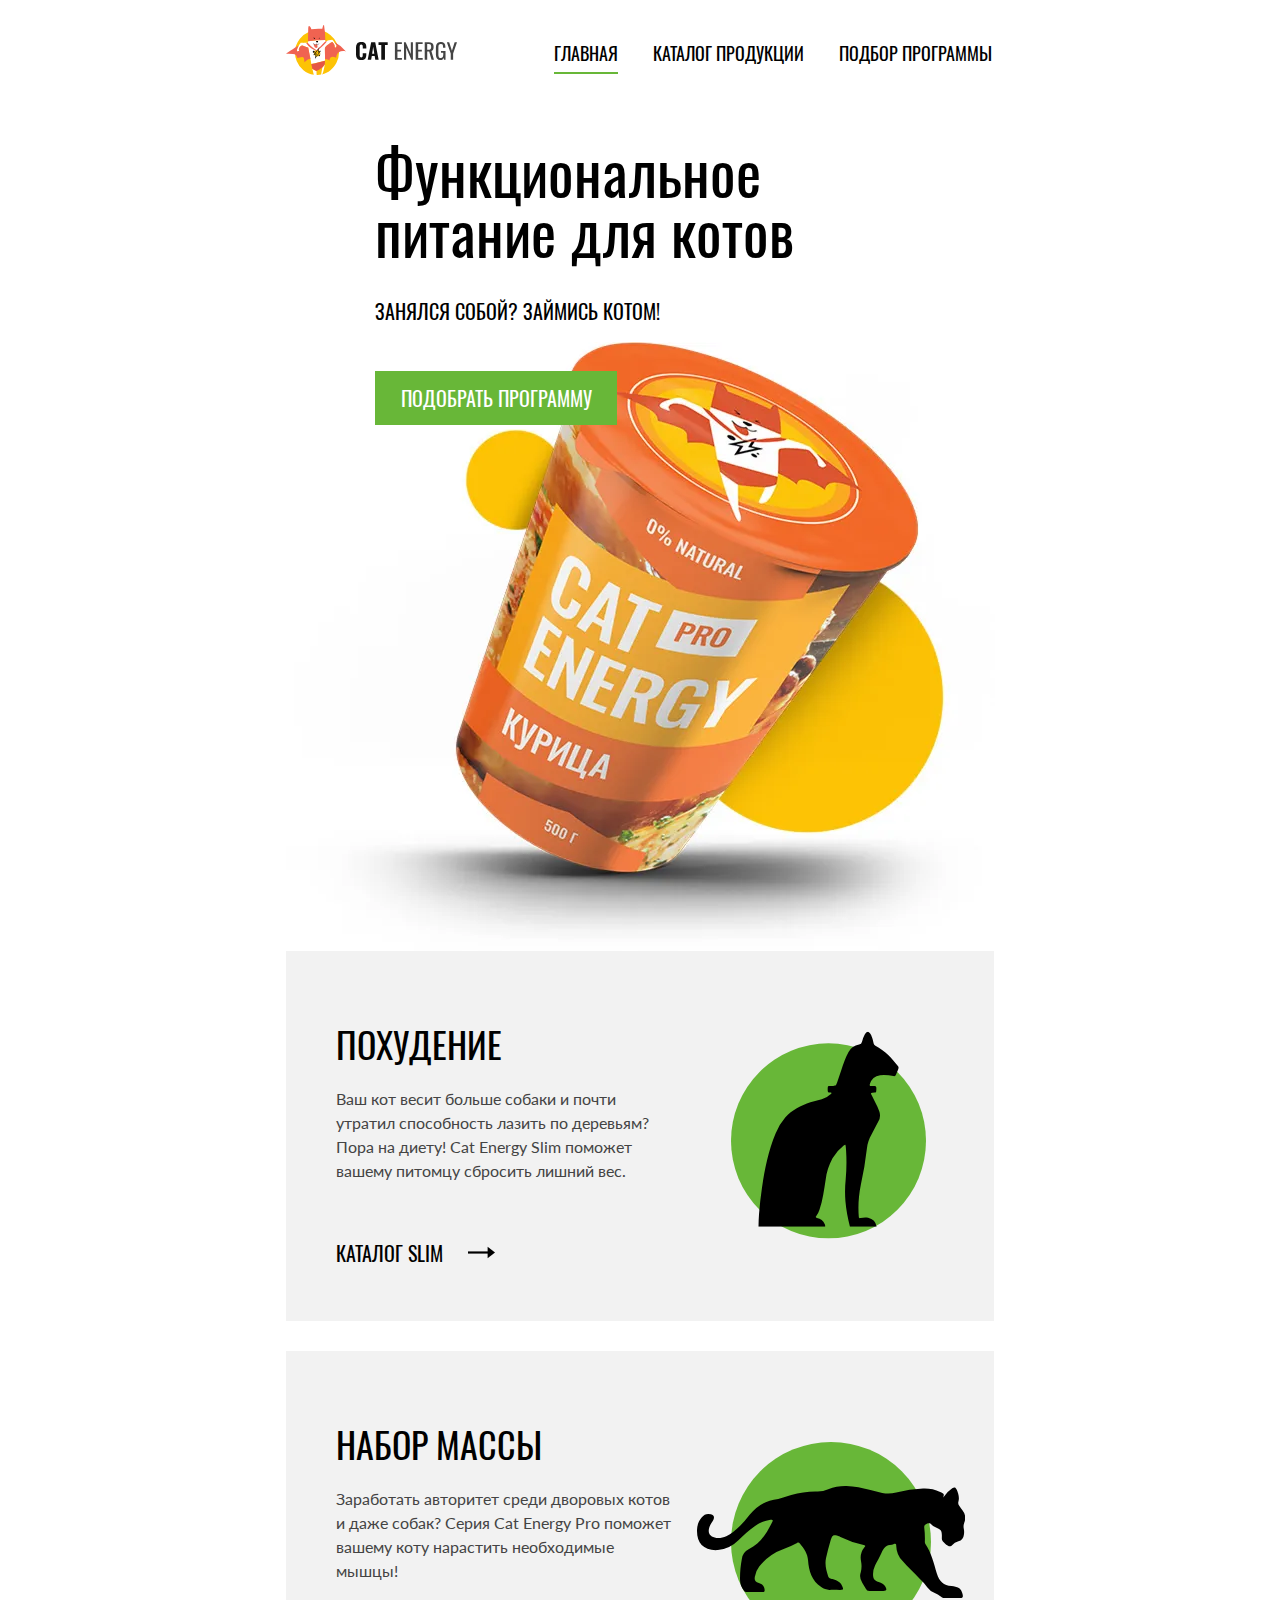
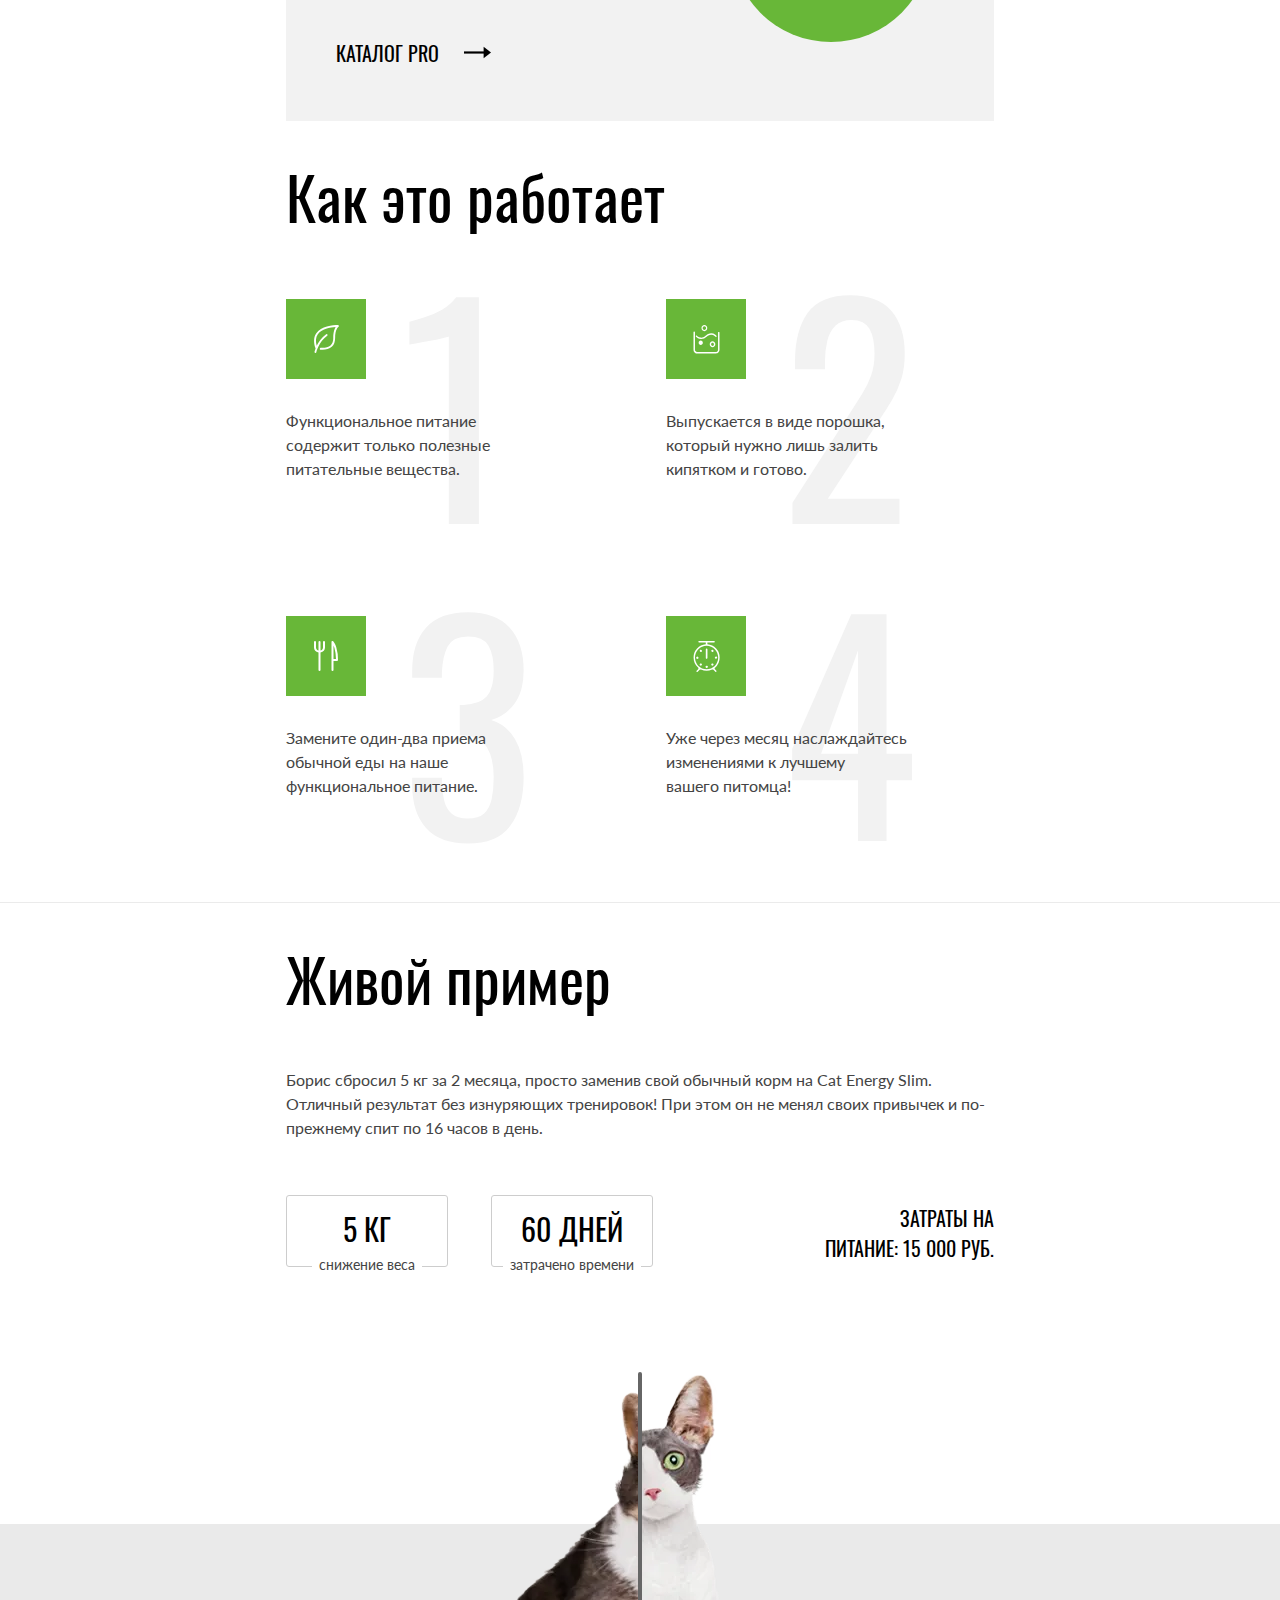
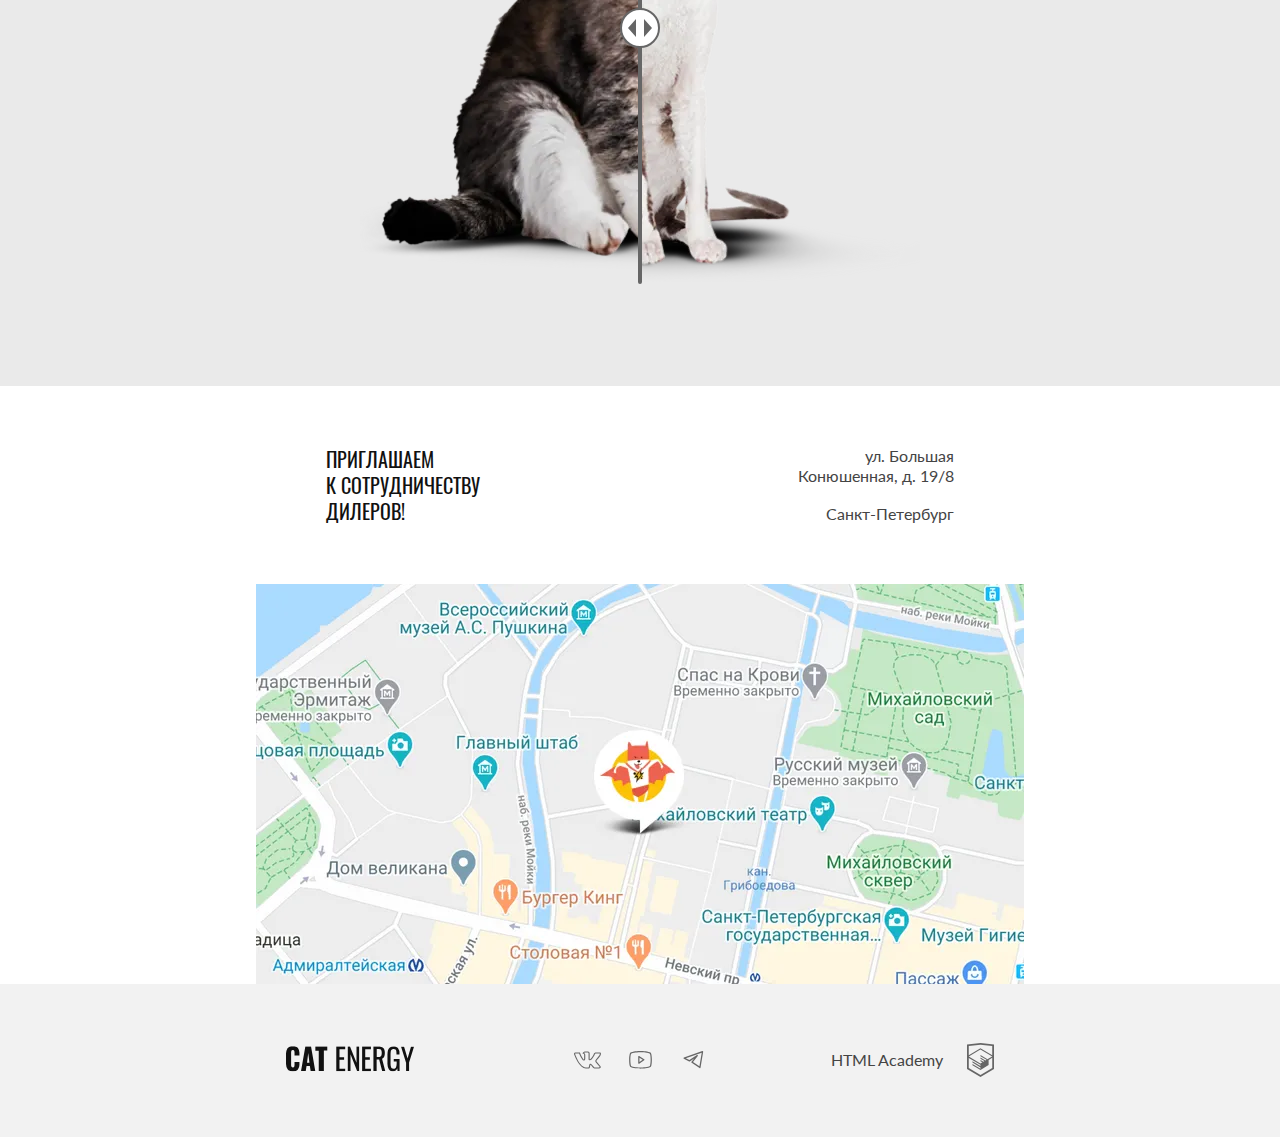
<file: index.html>
<!DOCTYPE html><html class="page" lang="ru"><head><meta charset="UTF-8"><title>Cat Energy</title><meta name="viewport" content="width=device-width,initial-scale=1"><link rel="stylesheet" href="styles/styles.css"><link rel="icon" href="favicon.ico"><link rel="icon" href="favicons/icon.svg" type="image/svg+xml"><link rel="apple-touch-icon" href="favicons/favicon-180.png"><link rel="manifest" href="manifest.webmanifest"><script src="scripts/index.js" defer="defer"></script><link rel="preload" href="fonts/lato/Lato-Regular.woff2" as="font" crossorigin="anonymous"><link rel="preload" href="fonts/oswald/oswaldregular.woff2" as="font" crossorigin="anonymous"></head><body><header class="page__header" data-test="header"><div class="container"><nav class="navigation navigation--close navigation--nojs"><div class="navigation__header"><a class="navigation__logo logo" href="./index.html" aria-current="page"><picture><source type="image/svg+xml" media="(min-width: 1440px)" srcset="images/logo-image-desktop.svg" width="70" height="59"><source type="image/svg+xml" media="(min-width: 768px)" srcset="images/logo-image-tablet.svg" width="60" height="50"><img class="logo__image" src="images/logo-image-mobile.svg" width="33" height="38" alt="Логотип сайта кэт энерджи"></picture></a><a class="navigation__logo logo" href="index.html" aria-current="page" tabindex="-1"><picture><source type="image/svg+xml" media="(min-width: 1440px)" srcset="images/logo-text-desktop.svg" width="118" height="21"><source type="image/svg+xml" media="(min-width: 768px)" srcset="images/logo-text-tablet.svg" width="101" height="18"><img class="logo__text" src="images/logo-text-mobile.svg" width="101" height="20" alt="Текстовый логотип сайта кэт энерджи"></picture></a><button class="navigation__menu-button button" type="button"><span class="visually-hidden">Открыть меню</span></button></div><ul class="navigation__list"><li class="navigation__item"><a class="navigation__link navigation__link--accent navigation__link--current" href="./index.html">Главная</a></li><li class="navigation__item"><a class="navigation__link navigation__link--accent" href="./catalog.html">Каталог продукции</a></li><li class="navigation__item"><a class="navigation__link navigation__link--accent" href="#">Подбор программы</a></li></ul></nav></div></header><main class="page__main"><section class="hero" data-test="hero"><div class="hero__container container"><h1 class="hero__title">Функциональное питание для котов</h1><p class="hero__text">Занялся собой? Займись котом!</p><div class="hero__image-container"><picture><source type="image/webp" media="(min-width: 1440px)" srcset="images/index-promo-desktop@1x.webp, images/index-promo-desktop@2x.webp 2x" width="552" height="499"><source type="image/webp" media="(min-width: 768px)" srcset="images/index-promo-tablet@1x.webp, index-promo-tablet@2x.webp 2x" width="709" height="609"><source type="image/webp" srcset="images/index-promo-mobile@1x.webp, images/index-promo-mobile@2x.webp 2x" width="280" height="270"><source type="image/png" media="(min-width: 1440px)" srcset="images/index-promo-desktop@1x.png, images/index-promo-desktop@2x.png 2x" width="552" height="499"><source type="image/png" media="(min-width: 768px)" srcset="images/index-promo-tablet@1x.png, images/index-promo-tablet@2x.png 2x" width="709" height="609"><img class="hero__image" src="images/index-promo-mobile@1x.png" srcset="images/index-promo-mobile@2x.png 2x" alt="Cat Energy Pro с курицей" width="280" height="270"></picture></div><a class="hero__button button button--primary" href="#">Подобрать программу</a></div></section><section class="program" data-test="programs"><div class="container"><h2 class="visually-hidden">Виды программ</h2><ul class="program__list"><li class="program__item program__item--slim"><h3 class="program__title">Похудение</h3><p class="program__text">Ваш кот весит больше собаки и почти утратил способность лазить по деревьям? Пора на диету! Cat Energy Slim поможет вашему питомцу сбросить лишний вес.</p><a class="program__button button" href="#">Каталог Slim</a></li><li class="program__item program__item--pro"><h3 class="program__title">Набор массы</h3><p class="program__text">Заработать авторитет среди дворовых котов и даже собак? Серия Cat Energy Pro поможет вашему коту нарастить необходимые мышцы!</p><a class="program__button button" href="#">Каталог Pro</a></li></ul></div></section><section class="instruction" data-test="features"><div class="container"><h2 class="instruction__title">Как это работает</h2><ol class="instruction__list"><li class="instruction__item instruction__item--benefit"><p class="instruction__text">Функциональное питание содержит только полезные питательные вещества.</p></li><li class="instruction__item instruction__item--powder"><p class="instruction__text">Выпускается в виде порошка, который нужно лишь залить кипятком и готово.</p></li><li class="instruction__item instruction__item--cooking"><p class="instruction__text">Замените один-два приема обычной еды на наше функциональное питание.</p></li><li class="instruction__item instruction__item--time"><p class="instruction__text">Уже через месяц наслаждайтесь изменениями к лучшему<br class="br">вашего питомца!</p></li></ol></div></section><section class="experience" data-test="proof"><div class="experience__container container"><div class="experience__description"><h2 class="experience__title">Живой пример</h2><p class="experience__text">Борис сбросил 5&nbsp;кг за 2 месяца, просто заменив свой обычный корм на Cat Energy Slim. Отличный результат без&nbsp;изнуряющих тренировок! При этом он не менял своих привычек и по-прежнему спит по 16 часов в день.</p><div class="experience__data-container"><dl class="experience__data"><dt class="experience__data-parameter">Снижение веса</dt><dd class="experience__data-result">5 кг</dd></dl><dl class="experience__data"><dt class="experience__data-parameter">Затрачено времени</dt><dd class="experience__data-result">60 дней</dd></dl><div class="experience__costs"><span class="experience__costs-title">Затраты на питание:</span> <span class="experience__costs-text">15&nbsp;000&nbsp;руб.</span></div></div></div><div class="experience__demo demo demo--nojs"><picture class="demo__image demo__image--before"><source type="image/webp" media="(min-width: 1440px)" srcset="images/state-before-desktop@1x.webp, images/state-before-desktop@2x.webp 2x" width="560" height="512"><source type="image/webp" media="(min-width: 768px)" srcset="images/state-before-tablet@1x.webp, state-before-tablet@2x.webp 2x" width="560" height="512"><source type="image/webp" srcset="images/state-before-mobile@1x.webp, images/state-before-mobile@2x.webp 2x" width="280" height="256"><source type="image/png" media="(min-width: 1440px)" srcset="images/state-before-desktop@1x.png, images/state-before-desktop@2x.png 2x" width="560" height="512"><source type="image/png" media="(min-width: 768px)" srcset="images/state-before-tablet@1x.png, images/state-before-tablet@2x.png 2x" width="560" height="512"><img class="demo__image demo__image--before" src="images/state-before-mobile@1x.png" srcset="images/state-before-mobile@2x.png 2x" width="280" height="256" alt="Демонстрация кота до"></picture><div class="demo__curtain demo__curtain--nojs"><button class="demo__thumb" type="button"><span class="visually-hidden">Ползунок слайдера</span></button></div><picture class="demo__image demo__image--after"><source type="image/webp" media="(min-width: 1440px)" srcset="images/state-after-desktop@1x.webp, images/state-after-desktop@2x.webp 2x" width="560" height="512"><source type="image/webp" media="(min-width: 768px)" srcset="images/state-after-tablet@1x.webp, state-after-tablet@2x.webp 2x" width="560" height="512"><source type="image/webp" srcset="images/state-after-mobile@1x.webp, images/state-after-mobile@2x.webp 2x" width="280" height="256"><source type="image/png" media="(min-width: 1440px)" srcset="images/state-after-desktop@1x.png, images/state-after-desktop@2x.png 2x" width="560" height="512"><source type="image/png" media="(min-width: 768px)" srcset="images/state-after-tablet@1x.png, images/state-after-tablet@2x.png 2x" width="560" height="512"><img class="demo__image demo__image--after" src="images/state-after-mobile@1x.png" srcset="images/state-after-mobile@2x.png 2x" width="280" height="256" alt="Демонстрация кота после"></picture></div></div></section><section class="address" data-test="contacts"><div class="address__description"><h2 class="address__title">Приглашаем<br>к сотрудничеству<br>дилеров!</h2><address class="address__text"><p class="address__street">ул. Большая<br>Конюшенная, д. 19/8</p><p class="address__city">Санкт-Петербург</p></address></div><div class="address__location location"><div class="location__image"><picture><source type="image/webp" media="(min-width: 1440px)" srcset="images/location-desktop@1x.webp, images/location-desktop@2x.webp 2x" width="1440" height="400"><source type="image/webp" media="(min-width: 768px)" srcset="images/location-tablet@1x.webp, location-tablet@2x.webp 2x" width="768" height="400"><source type="image/webp" srcset="images/location-mobile@1x.webp, images/location-mobile@2x.webp 2x" width="320" height="362"><source type="image/png" media="(min-width: 1440px)" srcset="images/location-desktop@1x.png, images/location-desktop@2x.png 2x" width="1440" height="400"><source type="image/png" media="(min-width: 768px)" srcset="images/location-tablet@1x.png, images/location-tablet@2x.png 2x" width="768" height="400"><img class="location__image" src="images/location-mobile@1x.png" srcset="images/location-mobile@2x.png 2x" width="320" height="362" alt="Карта c локацией офиса"></picture></div><iframe src="https://www.google.com/maps/embed?pb=!1m18!1m12!1m3!1d1998.6037876728594!2d30.32047247687404!3d59.93871647491513!2m3!1f0!2f0!3f0!3m2!1i1024!2i768!4f13.1!3m3!1m2!1s0x4696310fca145cc1%3A0x42b32648d8238007!2z0JHQvtC70YzRiNCw0Y8g0JrQvtC90Y7RiNC10L3QvdCw0Y8g0YPQuy4sIDE5LzgsINCh0LDQvdC60YIt0J_QtdGC0LXRgNCx0YPRgNCzLCAxOTExODY!5e0!3m2!1sru!2sru!4v1732115244009!5m2!1sru!2sru" width="320" height="362" allowfullscreen title="Офис компании по адресу набережная реки Карповки, 5, литера П, Санкт-Петербург" tabindex="-1"></iframe></div></section></main><footer class="page__footer footer" data-test="footer"><div class="footer__container container"><a class="logo" href="./index.html" aria-current="page"><img class="logo__text" src="images/logo-text-mobile.svg" alt="Логотип сайта" width="128" height="24"></a><section class="social"><h2 class="visually-hidden">Соцсети</h2><ul class="social__list"><li class="social__item"><a class="social__link social__link--vk" href="https://vk.com/htmlacademy"><span class="visually-hidden">ВКонтакте</span></a></li><li class="social__item"><a class="social__link social__link--youtube" href="https://www.youtube.com/user/htmlacademyru"><span class="visually-hidden">Ютуб</span></a></li><li class="social__item"><a class="social__link social__link--telegram" href="https://t.me/htmlacademy"><span class="visually-hidden">Телеграм</span></a></li></ul></section><a class="developer" href="#">HTML Academy</a></div></footer></body></html>
</file>
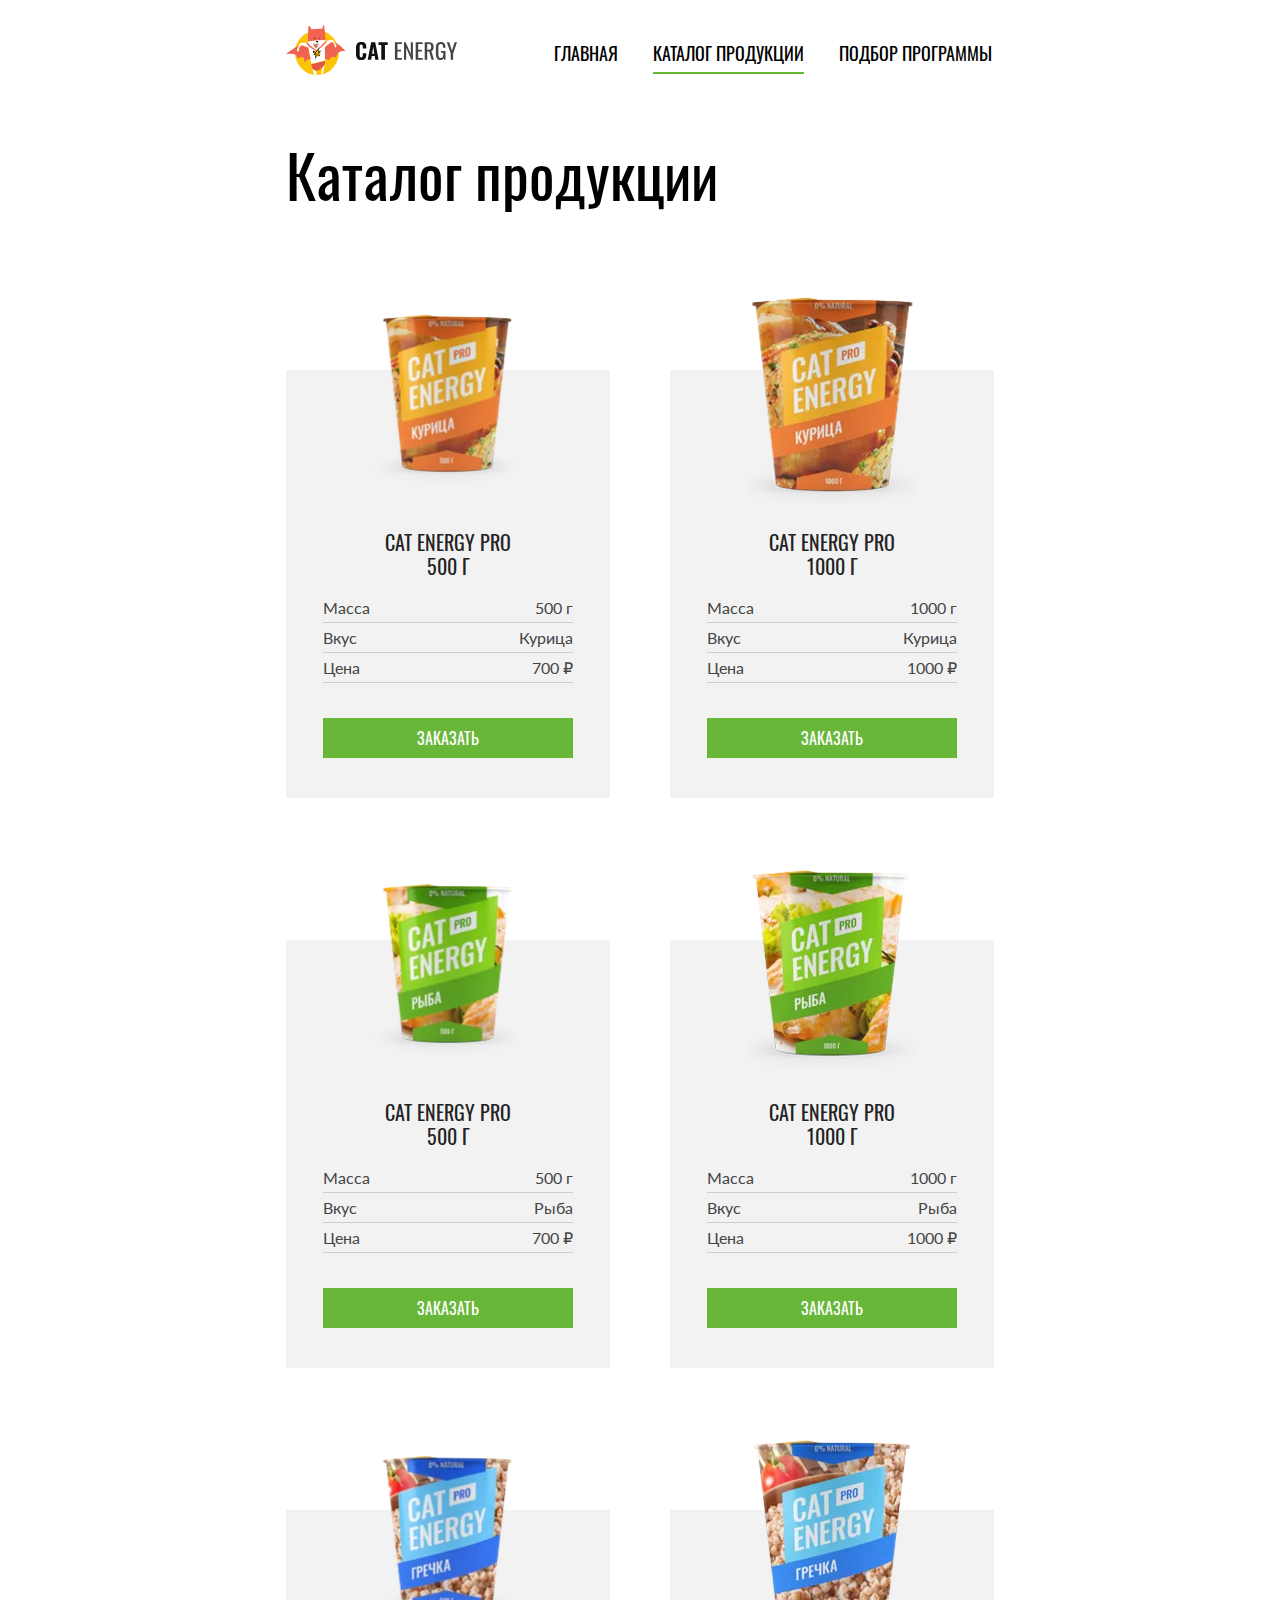
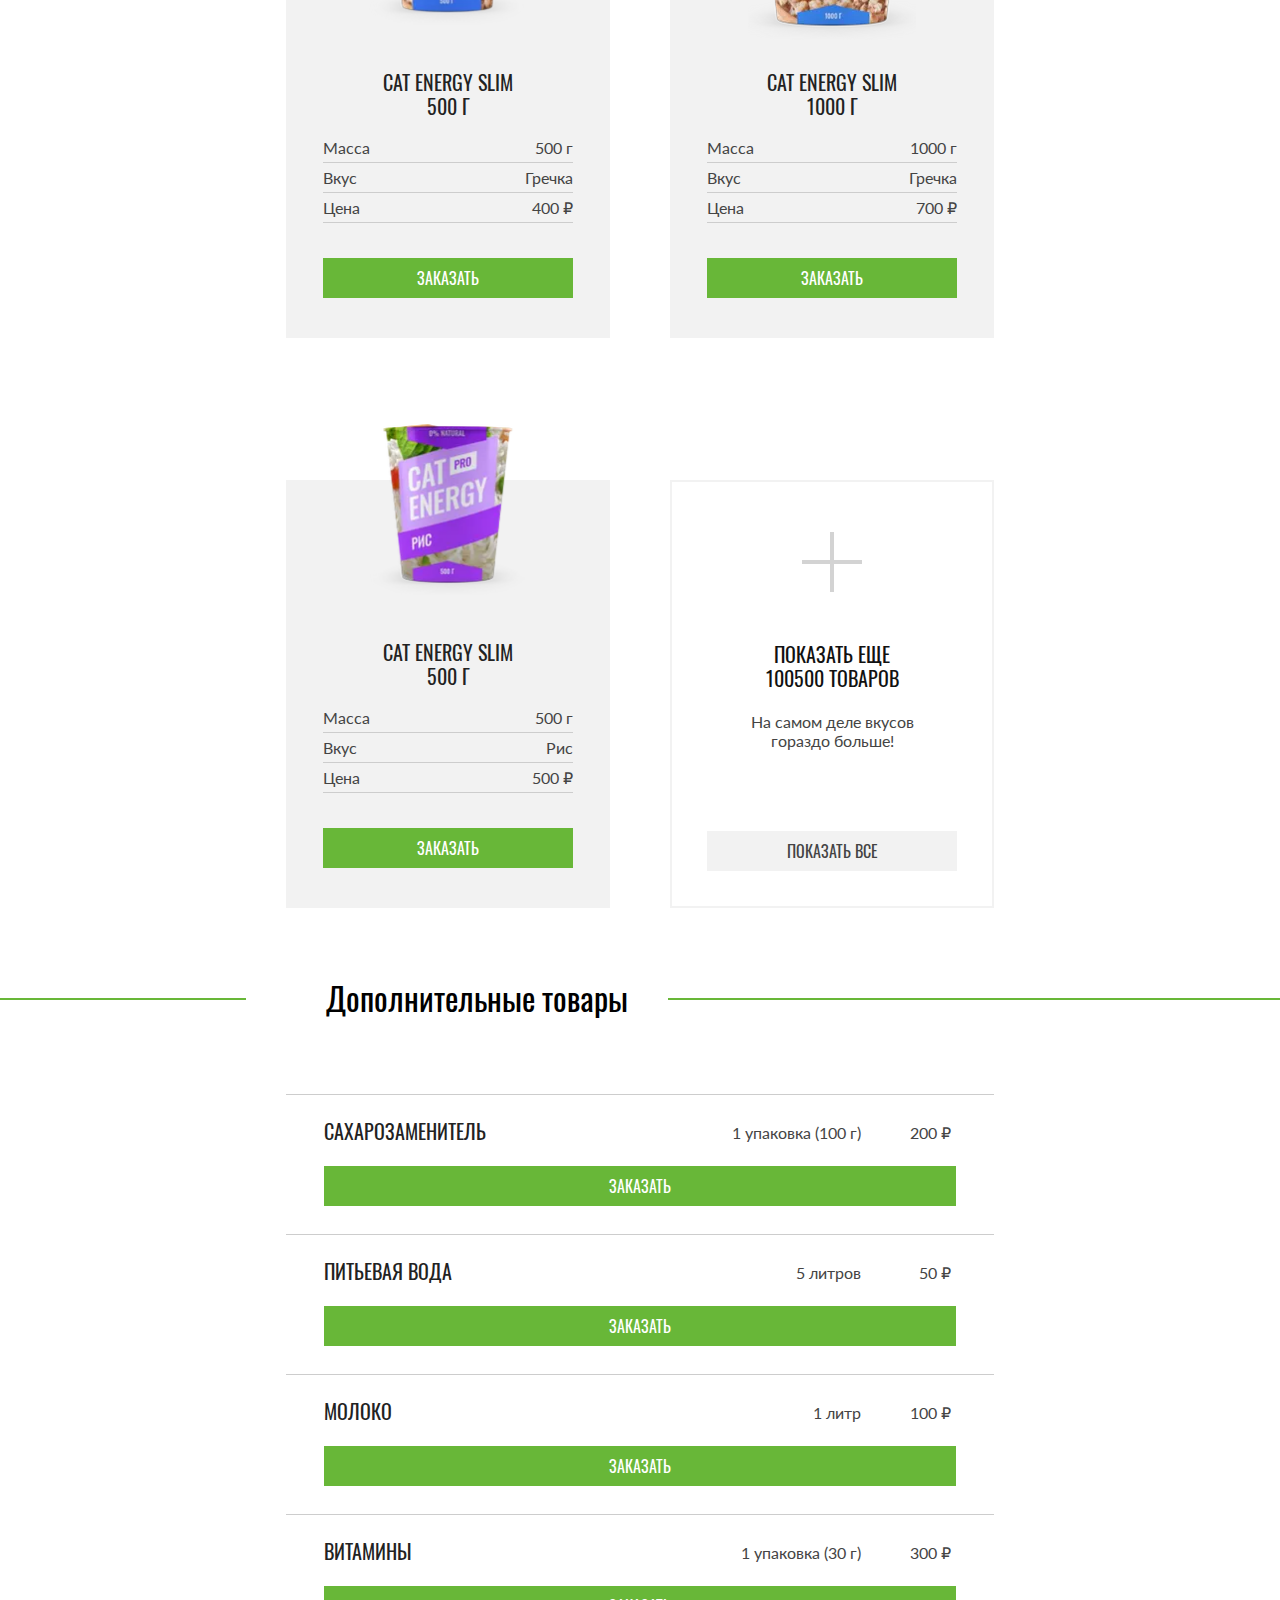
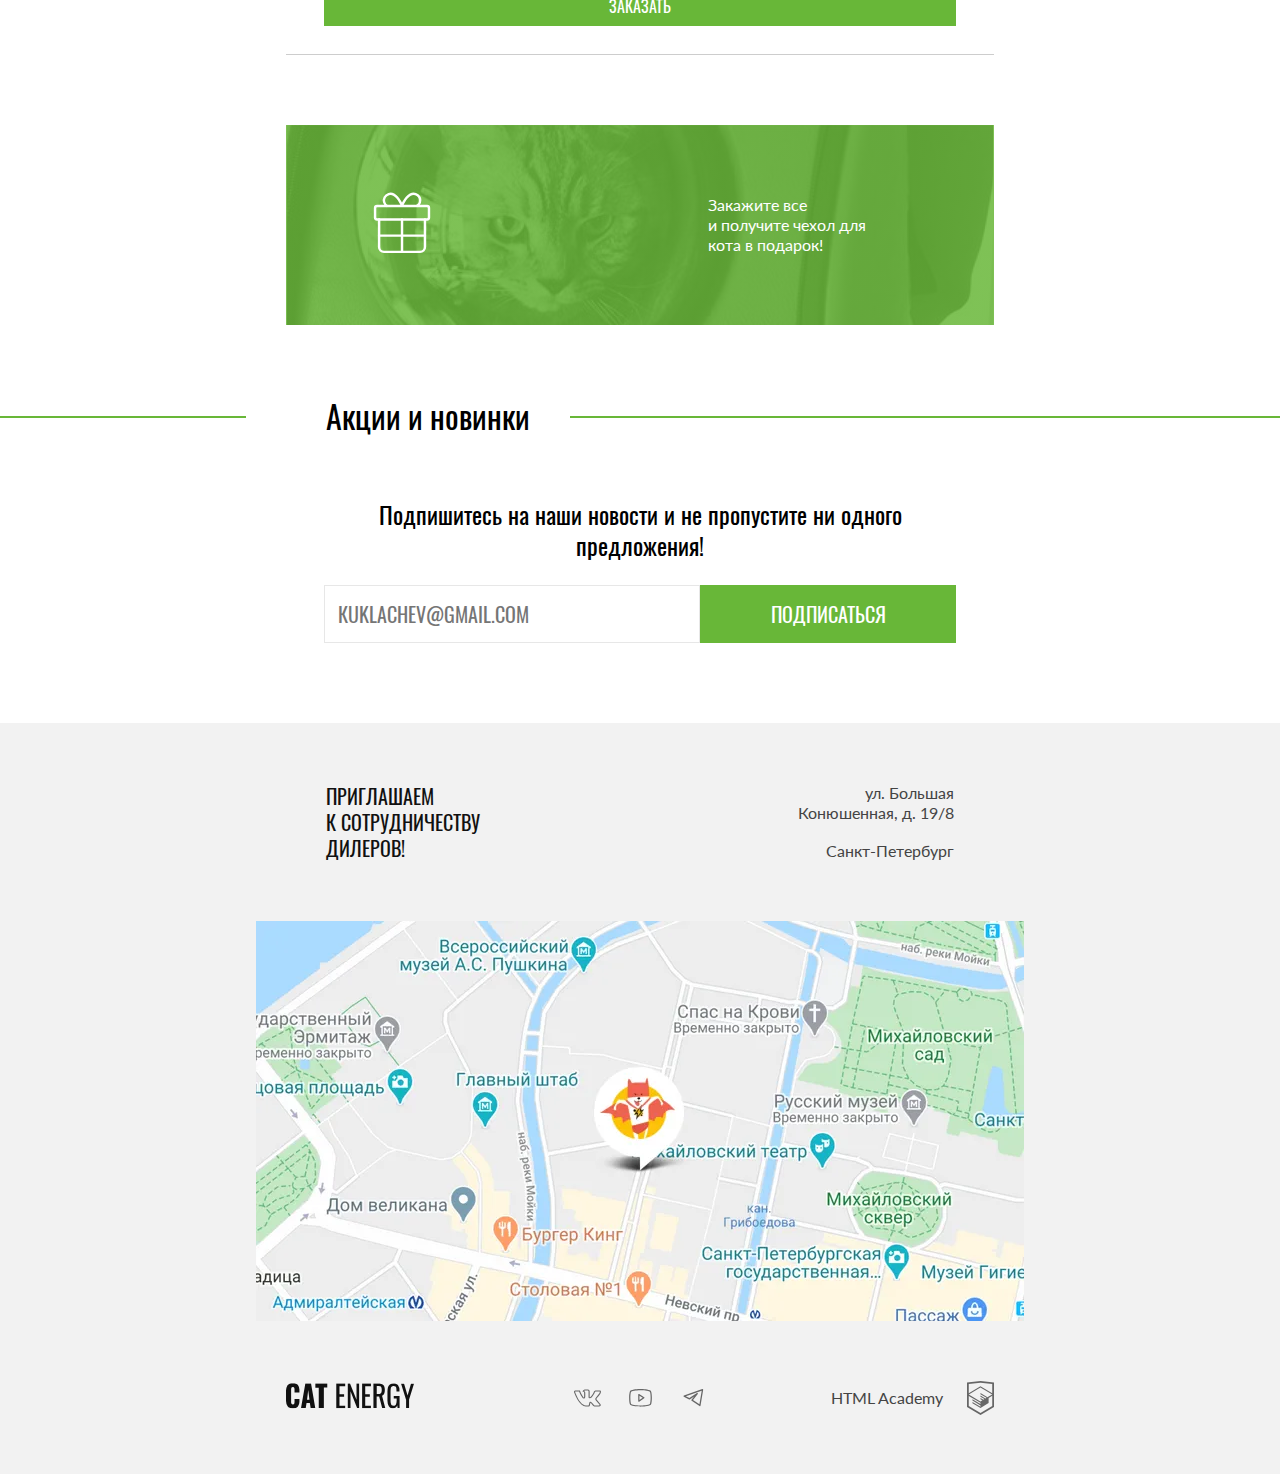
<file: catalog.html>
<!DOCTYPE html><html class="page" lang="ru"><head><meta charset="UTF-8"><title>Cat Energy</title><meta name="viewport" content="width=device-width,initial-scale=1"><link rel="stylesheet" href="styles/styles.css"><link rel="icon" href="favicon.ico"><link rel="icon" href="favicons/icon.svg" type="image/svg+xml"><link rel="apple-touch-icon" href="favicons/favicon-180.png"><link rel="manifest" href="manifest.webmanifest"><script src="scripts/catalog.js" defer="defer"></script><link rel="preload" href="fonts/lato/Lato-Regular.woff2" as="font" crossorigin="anonymous"><link rel="preload" href="fonts/oswald/oswaldregular.woff2" as="font" crossorigin="anonymous"></head><body><header class="page__header" data-test="header"><div class="container"><nav class="navigation navigation--close navigation--nojs"><div class="navigation__header"><a class="navigation__logo logo" href="./index.html"><picture><source type="image/svg+xml" media="(min-width: 1440px)" srcset="images/logo-image-desktop.svg" width="70" height="59"><source type="image/svg+xml" media="(min-width: 768px)" srcset="images/logo-image-tablet.svg" width="60" height="50"><img class="logo__image" src="images/logo-image-mobile.svg" width="33" height="38" alt="Логотип сайта кэт энерджи"></picture></a><a class="navigation__logo logo" href="index.html" tabindex="-1"><picture><source type="image/svg+xml" media="(min-width: 1440px)" srcset="images/logo-text-desktop.svg" width="118" height="21"><source type="image/svg+xml" media="(min-width: 768px)" srcset="images/logo-text-tablet.svg" width="101" height="18"><img class="logo__text" src="images/logo-text-mobile.svg" width="101" height="20" alt="Текстовый логотип сайта кэт энерджи"></picture></a><button class="navigation__menu-button button" type="button"><span class="visually-hidden">Открыть меню</span></button></div><ul class="navigation__list"><li class="navigation__item"><a class="navigation__link" href="./index.html">Главная</a></li><li class="navigation__item"><a class="navigation__link navigation__link--current" href="./catalog.html">Каталог продукции</a></li><li class="navigation__item"><a class="navigation__link" href="#">Подбор программы</a></li></ul></nav></div></header><main class="page__main"><section class="catalog" data-test="catalog"><div class="container"><h1 class="catalog__title">Каталог продукции</h1><ul class="catalog__list"><li class="catalog__item card"><a class="card__link-image" href="#" tabindex="-1"><picture><source type="image/webp" media="(min-width: 1440px)" srcset="images/product-chicken-500-desktop@1x.webp, images/product-chicken-500-desktop@2x.webp 2x" width="161" height="172"><source type="image/webp" media="(min-width: 768px)" srcset="images/product-chicken-500-tablet@1x.webp, product-chicken-500-tablet@2x.webp 2x" width="161" height="172"><source type="image/webp" srcset="images/product-chicken-500-mobile@1x.webp, images/product-chicken-500-mobile@2x.webp 2x" width="68" height="86"><source type="image/png" media="(min-width: 1440px)" srcset="images/product-chicken-500-desktop@1x.png, images/product-chicken-500-desktop@2x.png 2x" width="161" height="172"><source type="image/png" media="(min-width: 768px)" srcset="images/product-chicken-500-tablet@1x.png, images/product-chicken-500-tablet@2x.png 2x" width="161" height="172"><img class="card__image" src="images/product-chicken-500-mobile@1x.png" srcset="images/product-chicken-500-mobile@2x.png 2x" width="68" height="86" alt="Продукт со вкусом курицы, 500 грамм"></picture></a><a class="card__link-title" href="#"><h2 class="card__title">Cat Energy PRO 500&nbsp;г</h2></a><dl class="card__description"><dt class="card__product-parameter">Масса</dt><dd class="card__product-value">500&nbsp;г</dd><dt class="card__product-parameter">Вкус</dt><dd class="card__product-value">Курица</dd><dt class="card__product-parameter">Цена</dt><dd class="card__product-value">700&nbsp;₽</dd></dl><button class="card__button button button--primary" type="button">Заказать</button></li><li class="catalog__item card"><a class="card__link-image" href="#" tabindex="-1"><picture><source type="image/webp" media="(min-width: 1440px)" srcset="images/product-chicken-1000-desktop@1x.webp, images/product-chicken-1000-desktop@2x.webp 2x" width="172" height="196"><source type="image/webp" media="(min-width: 768px)" srcset="images/product-chicken-1000-tablet@1x.webp, product-chicken-1000-tablet@2x.webp 2x" width="168" height="206"><source type="image/webp" srcset="images/product-chicken-1000-mobile@1x.webp, images/product-chicken-1000-mobile@2x.webp 2x" width="84" height="100"><source type="image/png" media="(min-width: 1440px)" srcset="images/product-chicken-1000-desktop@1x.png, images/product-chicken-1000-desktop@2x.png 2x" width="172" height="196"><source type="image/png" media="(min-width: 768px)" srcset="images/product-chicken-1000-tablet@1x.png, images/product-chicken-1000-tablet@2x.png 2x" width="168" height="206"><img class="card__image" src="images/product-chicken-1000-mobile@1x.png" srcset="images/product-chicken-1000-mobile@2x.png 2x" width="84" height="100" alt="Продукт со вкусом курицы, 1000 грамм"></picture></a><a class="card__link-title" href="#"><h2 class="card__title">Cat Energy PRO 1000&nbsp;г</h2></a><dl class="card__description"><dt class="card__product-parameter">Масса</dt><dd class="card__product-value">1000&nbsp;г</dd><dt class="card__product-parameter">Вкус</dt><dd class="card__product-value">Курица</dd><dt class="card__product-parameter">Цена</dt><dd class="card__product-value">1000&nbsp;₽</dd></dl><button class="card__button button button--primary" type="button">Заказать</button></li><li class="catalog__item card"><a class="card__link-image" href="#" tabindex="-1"><picture><source type="image/webp" media="(min-width: 1440px)" srcset="images/product-fish-500-desktop@1x.webp, images/product-fish-500-desktop@2x.webp 2x" width="163" height="174"><source type="image/webp" media="(min-width: 768px)" srcset="images/product-fish-500-tablet@1x.webp, product-fish-500-tablet@2x.webp 2x" width="163" height="174"><source type="image/webp" srcset="images/product-fish-500-mobile@1x.webp, images/product-fish-500-mobile@2x.webp 2x" width="68" height="78"><source type="image/png" media="(min-width: 1440px)" srcset="images/product-fish-500-desktop@1x.png, images/product-fish-500-desktop@2x.png 2x" width="163" height="174"><source type="image/png" media="(min-width: 768px)" srcset="images/product-fish-500-tablet@1x.png, images/product-fish-500-tablet@2x.png 2x" width="163" height="174"><img class="card__image" src="images/product-fish-500-mobile@1x.png" srcset="images/product-fish-500-mobile@2x.png 2x" width="68" height="78" alt="Продукт со вкусом рыбы, 500 грамм"></picture></a><a class="card__link-title" href="#"><h2 class="card__title">Cat Energy PRO 500&nbsp;г</h2></a><dl class="card__description"><dt class="card__product-parameter">Масса</dt><dd class="card__product-value">500&nbsp;г</dd><dt class="card__product-parameter">Вкус</dt><dd class="card__product-value">Рыба</dd><dt class="card__product-parameter">Цена</dt><dd class="card__product-value">700&nbsp;₽</dd></dl><button class="card__button button button--primary" type="button">Заказать</button></li><li class="catalog__item card"><a class="card__link-image" href="#" tabindex="-1"><picture><source type="image/webp" media="(min-width: 1440px)" srcset="images/product-fish-1000-desktop@1x.webp, images/product-fish-1000-desktop@2x.webp 2x" width="172" height="196"><source type="image/webp" media="(min-width: 768px)" srcset="images/product-fish-1000-tablet@1x.webp, product-fish-1000-tablet@2x.webp 2x" width="168" height="200"><source type="image/webp" srcset="images/product-fish-1000-mobile@1x.webp, images/product-fish-1000-mobile@2x.webp 2x" width="84" height="100"><source type="image/png" media="(min-width: 1440px)" srcset="images/product-fish-1000-desktop@1x.png, images/product-fish-1000-desktop@2x.png 2x" width="172" height="196"><source type="image/png" media="(min-width: 768px)" srcset="images/product-fish-1000-tablet@1x.png, images/product-fish-1000-tablet@2x.png 2x" width="168" height="200"><img class="card__image" src="images/product-fish-1000-mobile@1x.png" srcset="images/product-fish-1000-mobile@2x.png 2x" width="84" height="100" alt="Продукт со вкусом рыбы, 1000 грамм"></picture></a><a class="card__link-title" href="#"><h2 class="card__title">Cat Energy PRO 1000&nbsp;г</h2></a><dl class="card__description"><dt class="card__product-parameter">Масса</dt><dd class="card__product-value">1000&nbsp;г</dd><dt class="card__product-parameter">Вкус</dt><dd class="card__product-value">Рыба</dd><dt class="card__product-parameter">Цена</dt><dd class="card__product-value">1000&nbsp;₽</dd></dl><button class="card__button button button--primary" type="button">Заказать</button></li><li class="catalog__item card"><a class="card__link-image" href="#" tabindex="-1"><picture><source type="image/webp" media="(min-width: 1440px)" srcset="images/product-buckwheat-500-desktop@1x.webp, images/product-buckwheat-500-desktop@2x.webp 2x" width="161" height="171"><source type="image/webp" media="(min-width: 768px)" srcset="images/product-buckwheat-500-tablet@1x.webp, product-buckwheat-500-tablet@2x.webp 2x" width="161" height="171"><source type="image/webp" srcset="images/product-buckwheat-500-mobile@1x.webp, images/product-buckwheat-500-mobile@2x.webp 2x" width="68" height="78"><source type="image/png" media="(min-width: 1440px)" srcset="images/product-buckwheat-500-desktop@1x.png, images/product-buckwheat-500-desktop@2x.png 2x" width="161" height="171"><source type="image/png" media="(min-width: 768px)" srcset="images/product-buckwheat-500-tablet@1x.png, images/product-buckwheat-500-tablet@2x.png 2x" width="161" height="171"><img class="card__image" src="images/product-buckwheat-500-mobile@1x.png" srcset="images/product-buckwheat-500-mobile@2x.png 2x" width="68" height="78" alt="Продукт со вкусом гречки, 500 грамм"></picture></a><a class="card__link-title" href="#"><h2 class="card__title">Cat Energy SLIM 500&nbsp;г</h2></a><dl class="card__description"><dt class="card__product-parameter">Масса</dt><dd class="card__product-value">500&nbsp;г</dd><dt class="card__product-parameter">Вкус</dt><dd class="card__product-value">Гречка</dd><dt class="card__product-parameter">Цена</dt><dd class="card__product-value">400&nbsp;₽</dd></dl><button class="card__button button button--primary" type="button">Заказать</button></li><li class="catalog__item card"><a class="card__link-image" href="#" tabindex="-1"><picture><source type="image/webp" media="(min-width: 1440px)" srcset="images/product-buckwheat-1000-desktop@1x.webp, images/product-buckwheat-1000-desktop@2x.webp 2x" width="172" height="196"><source type="image/webp" media="(min-width: 768px)" srcset="images/product-buckwheat-1000-tablet@1x.webp, product-buckwheat-1000-tablet@2x.webp 2x" width="168" height="200"><source type="image/webp" srcset="images/product-buckwheat-1000-mobile@1x.webp, images/product-buckwheat-1000-mobile@2x.webp 2x" width="84" height="100"><source type="image/png" media="(min-width: 1440px)" srcset="images/product-buckwheat-1000-desktop@1x.png, images/product-buckwheat-1000-desktop@2x.png 2x" width="172" height="196"><source type="image/png" media="(min-width: 768px)" srcset="images/product-buckwheat-1000-tablet@1x.png, images/product-buckwheat-1000-tablet@2x.png 2x" width="168" height="200"><img class="card__image" src="images/product-buckwheat-1000-mobile@1x.png" srcset="images/product-buckwheat-1000-mobile@2x.png 2x" width="84" height="100" alt="Продукт со вкусом гречки, 1000 грамм"></picture></a><a class="card__link-title" href="#"><h2 class="card__title">Cat Energy SLIM 1000&nbsp;г</h2></a><dl class="card__description"><dt class="card__product-parameter">Масса</dt><dd class="card__product-value">1000&nbsp;г</dd><dt class="card__product-parameter">Вкус</dt><dd class="card__product-value">Гречка</dd><dt class="card__product-parameter">Цена</dt><dd class="card__product-value">700&nbsp;₽</dd></dl><button class="card__button button button--primary" type="button">Заказать</button></li><li class="catalog__item card"><a class="card__link-image" href="#" tabindex="-1"><picture><source type="image/webp" media="(min-width: 1440px)" srcset="images/product-rice-500-desktop@1x.webp, images/product-rice-500-desktop@2x.webp 2x" width="163" height="174"><source type="image/webp" media="(min-width: 768px)" srcset="images/product-rice-500-tablet@1x.webp, product-rice-500-tablet@2x.webp 2x" width="163" height="174"><source type="image/webp" srcset="images/product-rice-500-mobile@1x.webp, images/product-rice-500-mobile@2x.webp 2x" width="72" height="84"><source type="image/png" media="(min-width: 1440px)" srcset="images/product-rice-500-desktop@1x.png, images/product-rice-500-desktop@2x.png 2x" width="163" height="174"><source type="image/png" media="(min-width: 768px)" srcset="images/product-rice-500-tablet@1x.png, images/product-rice-500-tablet@2x.png 2x" width="163" height="174"><img class="card__image" src="images/product-rice-500-mobile@1x.png" srcset="images/product-rice-500-mobile@2x.png 2x" width="72" height="84" alt="Продукт со вкусом риса, 500 грамм"></picture></a><a class="card__link-title" href="#"><h2 class="card__title">Cat Energy SLIM 500&nbsp;г</h2></a><dl class="card__description"><dt class="card__product-parameter">Масса</dt><dd class="card__product-value">500&nbsp;г</dd><dt class="card__product-parameter">Вкус</dt><dd class="card__product-value">Рис</dd><dt class="card__product-parameter">Цена</dt><dd class="card__product-value">500&nbsp;₽</dd></dl><button class="card__button button button--primary" type="button">Заказать</button></li><li class="catalog__item item-more"><h2 class="item-more__title">Показать еще 100500 товаров</h2><p class="item-more__text">На самом деле вкусов гораздо больше!</p><button class="item-more__button button button--secondary" type="button">Показать все</button></li></ul></div></section><section class="sub-product" data-test="additional"><div class="container"><h2 class="sub-product__title">Дополнительные товары</h2><div class="sub-product__container"><ul class="sub-product__list"><li class="sub-product__item sub-card"><h3 class="sub-card__title">Сахарозаменитель</h3><dl class="sub-card__description"><dt class="sub-card__parameter visually-hidden">Объем</dt><dd class="sub-card__value">1 упаковка (100&nbsp;г)</dd><dt class="sub-card__parameter visually-hidden">Цена</dt><dd class="sub-card__value">200&nbsp;₽</dd></dl><button class="sub-card__button button button--primary" type="button">Заказать</button></li><li class="sub-product__item sub-card"><h3 class="sub-card__title">Питьевая вода</h3><dl class="sub-card__description"><dt class="sub-card__parameter visually-hidden">Объем</dt><dd class="sub-card__value">5 литров</dd><dt class="sub-card__parameter visually-hidden">Цена</dt><dd class="sub-card__value">50&nbsp;₽</dd></dl><button class="sub-card__button button button--primary" type="button">Заказать</button></li><li class="sub-product__item sub-card"><h3 class="sub-card__title">Молоко</h3><dl class="sub-card__description"><dt class="sub-card__parameter visually-hidden">Объем</dt><dd class="sub-card__value">1 литр</dd><dt class="sub-card__parameter visually-hidden">Цена</dt><dd class="sub-card__value">100&nbsp;₽</dd></dl><button class="sub-card__button button button--primary" type="button">Заказать</button></li><li class="sub-product__item sub-card"><h3 class="sub-card__title">Витамины</h3><dl class="sub-card__description"><dt class="sub-card__parameter visually-hidden">Объем</dt><dd class="sub-card__value">1 упаковка (30&nbsp;г)</dd><dt class="sub-card__parameter visually-hidden">Цена</dt><dd class="sub-card__value">300&nbsp;₽</dd></dl><button class="sub-card__button button button--primary" type="button">Заказать</button></li></ul><div class="sub-product__gift gift"><p class="gift__title">Закажите все и&nbsp;получите чехол для кота в подарок!</p></div></div></div></section><section class="subscribe"><div class="container"><h2 class="subscribe__title">Акции и новинки</h2><p class="subscribe__text">Подпишитесь на наши новости и не пропустите ни одного предложения!</p><form class="subscribe__form form" action="https://echo.htmlacademy.ru/" method="post"><label class="visually-hidden" for="subscribe-email">Введите ваш email</label> <input class="form__input input" type="email" id="subscribe-email" name="user-email" placeholder="кuklachev@gmail.com" required> <button class="form__button button button--primary button--subscribe" type="submit">Подписаться</button></form></div></section><section class="address address--dark"><div class="address__description address__description--dark"><h2 class="address__title">Приглашаем<br>к сотрудничеству<br>дилеров!</h2><address class="address__text"><p class="address__street">ул. Большая<br>Конюшенная, д. 19/8</p><p class="address__city">Санкт-Петербург</p></address></div><div class="address__location location"><div class="location__image"><picture><source type="image/webp" media="(min-width: 1440px)" srcset="images/location-desktop@1x.webp, images/location-desktop@2x.webp 2x" width="1440" height="400"><source type="image/webp" media="(min-width: 768px)" srcset="images/location-tablet@1x.webp, location-tablet@2x.webp 2x" width="768" height="400"><source type="image/webp" srcset="images/location-mobile@1x.webp, images/location-mobile@2x.webp 2x" width="320" height="362"><source type="image/png" media="(min-width: 1440px)" srcset="images/location-desktop@1x.png, images/location-desktop@2x.png 2x" width="1440" height="400"><source type="image/png" media="(min-width: 768px)" srcset="images/location-tablet@1x.png, images/location-tablet@2x.png 2x" width="768" height="400"><img class="location__image" src="images/location-mobile@1x.png" srcset="images/location-mobile@2x.png 2x" width="320" height="362" alt="Карта c локацией офиса"></picture></div><iframe src="https://www.google.com/maps/embed?pb=!1m18!1m12!1m3!1d1998.6037876728594!2d30.32047247687404!3d59.93871647491513!2m3!1f0!2f0!3f0!3m2!1i1024!2i768!4f13.1!3m3!1m2!1s0x4696310fca145cc1%3A0x42b32648d8238007!2z0JHQvtC70YzRiNCw0Y8g0JrQvtC90Y7RiNC10L3QvdCw0Y8g0YPQuy4sIDE5LzgsINCh0LDQvdC60YIt0J_QtdGC0LXRgNCx0YPRgNCzLCAxOTExODY!5e0!3m2!1sru!2sru!4v1732115244009!5m2!1sru!2sru" width="320" height="362" allowfullscreen title="Офис компании по адресу набережная реки Карповки, 5, литера П, Санкт-Петербург"></iframe></div></section></main><footer class="page__footer footer"><div class="footer__container container"><a class="logo" href="./index.html"><img class="logo__text" src="images/logo-text-mobile.svg" alt="Логотип сайта" width="128" height="24"></a><section class="social"><h2 class="visually-hidden">Соцсети</h2><ul class="social__list"><li class="social__item"><a class="social__link social__link--vk" href="https://vk.com/htmlacademy"><span class="visually-hidden">ВКонтакте</span></a></li><li class="social__item"><a class="social__link social__link--youtube" href="https://www.youtube.com/user/htmlacademyru"><span class="visually-hidden">Ютуб</span></a></li><li class="social__item"><a class="social__link social__link--telegram" href="https://t.me/htmlacademy"><span class="visually-hidden">Телеграм</span></a></li></ul></section><a class="developer" href="#">HTML Academy</a></div></footer></body></html>
</file>
<file: styles/styles.css>
@font-face{font-family:Lato;font-weight:400;font-style:normal;src:url(../fonts/lato/Lato-Regular.woff2)format("woff2");font-display:swap}@font-face{font-family:Oswald;font-weight:400;font-style:normal;src:url(../fonts/oswald/oswaldregular.woff2)format("woff2");font-display:swap}body{color:#444;background-color:#fff;flex-direction:column;min-width:320px;min-height:100vh;margin:0 auto;padding:0;font-family:Lato,Arial,sans-serif;font-size:14px;font-weight:400;line-height:1.3;display:flex}@media (width>=768px){body{font-size:16px;line-height:1.5}}*,:after,:before{box-sizing:border-box}img{object-fit:contain;object-position:center;height:auto}@media (width<=767px){.br{display:none}}.visually-hidden{position:fixed;transform:scale(0)}.page__main{flex-grow:1}.container{width:280px;margin-left:auto;margin-right:auto}@media (width>=768px){.container{width:708px}}@media (width>=1440px){.container{width:1220px}}.button{font-family:Oswald,Arial,sans-serif;font-size:16px;line-height:1.25;font-weight:inherit;text-transform:uppercase;text-align:center;cursor:pointer;border:none;padding:10px 30px;text-decoration:none}.button--primary{color:#fff;background-color:#68b738}.button--primary:hover,.button--primary:focus{background-color:#5eaa2f}.button--primary:active{color:#ffffff4d;background-color:#5eaa2f}.button--secondary{color:#444;background-color:#f2f2f2}.button--secondary:hover,.button--secondary:active,.button--secondary:focus{background-color:#ebebeb}.navigation{flex-direction:column;align-items:center;display:flex}@media (width>=768px){.navigation{flex-direction:row;align-items:center;min-height:50px;padding-top:25px}}@media (width>=1440px){.navigation{min-height:115px;padding-top:55px}}.navigation__header{justify-content:space-between;align-items:center;width:280px;min-height:64px;display:flex}@media (width>=768px){.navigation__header{justify-content:flex-start;width:170px;min-height:50px;margin-right:auto}}@media (width<=767px){.navigation--nojs .navigation__header{justify-content:start;gap:56px}}@media (width>=768px){.navigation__logo{padding-right:10px}}@media (width>=1440px){.navigation__logo{padding-right:14px}}.navigation__list{flex-direction:column;flex-grow:1;align-items:center;margin:0;padding:0;list-style-type:none;display:flex}@media (width>=768px){.navigation__list{flex-flow:wrap;justify-content:end;max-width:510px}}@media (width>=1440px){.navigation__list{max-width:600px}}@media (width<=767px){.navigation--close .navigation__list{display:none}.navigation--open .navigation__list{z-index:10;background-color:#fff;border-top:1px solid #cdcdcd;min-width:100vw;position:absolute;top:63px}}.navigation--nojs .navigation__list{border-top:1px solid #cdcdcd;display:flex;position:static}@media (width>=768px){.navigation__item{text-align:end;text-wrap:nowrap;margin-left:33px;margin-right:2px;font-size:18px}}.navigation__link{text-transform:uppercase;color:#000;box-sizing:border-box;padding-block:22px;font-family:Oswald,Arial,sans-serif;font-size:20px;font-weight:400;line-height:1;text-decoration:none;display:block;position:relative}.navigation__link:hover,.navigation__link:focus{opacity:.6}.navigation__link:active{opacity:.3}@media (width<=767px){.navigation__link{text-align:center;border-bottom:1px solid #cdcdcd;width:100vw}}@media (width>=768px){.navigation__link{padding-block:12px;font-size:18px}.navigation__link--current:after{content:"";background-color:#68b738;width:100%;height:2px;position:absolute;bottom:0;right:0}}@media (width>=1440px){.navigation__link{padding-block:12px;font-size:20px;line-height:1}.navigation__link--accent{color:#fff}.navigation__link--accent.navigation__link--current:after{content:"";background-color:#fff;width:100%;height:2px;position:absolute;bottom:0;right:0}}@media (width<=767px){.navigation--open .navigation__link{text-align:center;border-bottom:1px solid #cdcdcd;width:100vw}}.navigation__menu-button{padding:10px;background-color:#fff;padding-right:0}.navigation__menu-button:hover:before,.navigation__menu-button :focus:before{background-color:#3e3e3e}.navigation__menu-button:active:before{background-color:#6b6b6b}@media (width>=768px){.navigation__menu-button{display:none}}.navigation--nojs .navigation__menu-button{display:none}@media (width<=767px){.navigation--open .navigation__menu-button:before{content:"";background-color:#000;width:24px;height:24px;display:block;-webkit-mask-image:url(../icons/stack.svg#close-button);mask-image:url(../icons/stack.svg#close-button);-webkit-mask-position:50%;mask-position:50%;-webkit-mask-repeat:no-repeat;mask-repeat:no-repeat}.navigation--open .navigation__menu-button:hover:before,.navigation--open .navigation__menu-button :focus:before{background-color:#3e3e3e}.navigation--open .navigation__menu-button:active:before{background-color:#6b6b6b}.navigation--close .navigation__menu-button:before{content:"";background-color:#000;width:24px;height:24px;display:block;-webkit-mask-image:url(../icons/stack.svg#burger-menu);mask-image:url(../icons/stack.svg#burger-menu);-webkit-mask-position:50%;mask-position:50%;-webkit-mask-repeat:no-repeat;mask-repeat:no-repeat}.navigation--close .navigation__menu-button:hover:before,.navigation--close .navigation__menu-button :focus:before{background-color:#3e3e3e}.navigation--close .navigation__menu-button:active:before{background-color:#6b6b6b}}.navigation--close .navigation__menu-button .navigation--nojs .navigation__menu-button{display:none}.logo:hover,.logo:focus{opacity:.7}.logo:active{opacity:.4}.logo__text{padding-block:16px 14px}.hero{color:#fff;min-height:460px;font-family:Oswald,Arial,sans-serif;font-weight:400}@media (width<=767px){.hero{background:linear-gradient(#64a73d 60%,#fff 37%);position:relative}}@media (width>=768px){.hero{color:#000;margin:0}}@media (width<=767px){.hero:before{content:"";z-index:1;background-image:-webkit-linear-gradient(#68b738d9,#68b738d9),-webkit-image-set(url(../images/index-background-mobile@1x.jpg) 1x type("image/jpg"),url(../images/index-background-mobile@2x.jpg) 2x type("image/jpg")),-webkit-linear-gradient(top right,#525357,#3c3c3f);background-image:linear-gradient(#68b738d9,#68b738d9),image-set("../images/index-background-mobile@1x.jpg" 1x type("image/jpg"),"../images/index-background-mobile@2x.jpg" 2x type("image/jpg")),linear-gradient(to top right,#525357,#3c3c3f);background-position:50%;background-repeat:no-repeat;width:100vw;min-height:302px;margin-bottom:135px;position:absolute;top:0;left:0}}@media (width>=1440px){.hero:before{content:"";z-index:-1;background-image:-webkit-linear-gradient(#68b738d9,#68b738d9),-webkit-image-set(url(../images/index-background-desktop@1x.jpg) 1x type("image/jpg"),url(../images/index-background-desktop@2x.jpg) 2x type("image/jpg")),-webkit-linear-gradient(top right,#525357,#3c3c3f);background-image:linear-gradient(#68b738d9,#68b738d9),image-set("../images/index-background-desktop@1x.jpg" 1x type("image/jpg"),"../images/index-background-desktop@2x.jpg" 2x type("image/jpg")),linear-gradient(to top right,#525357,#3c3c3f);background-repeat:no-repeat;width:50%;height:694px;margin-left:720px;position:absolute;top:0;right:0}.hero{margin-top:25px;margin-bottom:134px}}.hero__container{box-sizing:border-box;flex-direction:column;align-items:center;display:flex}@media (width>=768px){.hero__container{grid-template-rows:min-content min-content 1fr;grid-template-columns:89px 242px 1fr;display:grid}}@media (width>=1440px){.hero__container{grid-template-columns:80px 367px 1fr}}.hero__title{box-sizing:border-box;text-align:center;z-index:2;max-width:250px;margin:0;padding:27px 0 25px;font-size:36px;font-weight:400;line-height:1}@media (width>=768px){.hero__title{text-align:start;color:#000;grid-area:1/2/2/-1;max-width:500px;padding:60px 0 40px;font-size:60px}}@media (width>=1440px){.hero__title{align-self:start;max-width:420px;padding:80px 0 0}}.hero__text{text-transform:uppercase;text-align:center;z-index:2;max-width:250px;margin:0;padding-bottom:29px;font-size:14px;line-height:1;display:block}@media (width>=768px){.hero__text{color:#000;text-align:start;grid-area:2/2/3/-1;max-width:500px;padding-bottom:21px;font-size:20px}}@media (width>=1440px){.hero__text{align-self:start;max-width:420px;padding:40px 0 52px}}.hero__image-container{z-index:2;display:block}@media (width>=768px){.hero__image-container{grid-area:3/1/4/-1}}@media (width>=1440px){.hero__image-container{grid-area:1/3/-1/-1}}.hero__button{z-index:2;padding:10px 64px;display:block}@media (width>=768px){.hero__button{grid-area:3/2/4/3;align-self:start;width:242px;margin-top:29px;padding:14px;font-size:20px;line-height:1.3}}@media (width>=1440px){.hero__button{align-self:start;margin:0}}.program{margin-block:20px}@media (width>=768px){.program{margin:-5px 0 20px}}.program__list{flex-direction:column;gap:20px;margin:0;padding:0;list-style-type:none;display:flex}@media (width>=768px){.program__list{gap:30px}}@media (width>=1440px){.program__list{flex-flow:wrap;gap:80px}}.program__item{background-color:#f2f2f2;flex-direction:column;min-height:266px;padding:20px 20px 0;display:flex;position:relative}@media (width>=768px){.program__item{min-height:370px;padding:50px}}@media (width>=1440px){.program__item{width:570px;min-height:374px;padding:50px 61px 57px 52px}}.program__item--slim:before{content:"";background-image:url(../icons/stack.svg#cat-slim);background-repeat:no-repeat;background-size:cover;align-self:center;width:50px;height:53px;position:absolute;top:21px;left:20px}@media (width>=768px){.program__item--slim:before{width:195px;height:218px;top:75px;left:445px}}@media (width>=1440px){.program__item--slim:before{width:100px;height:108px;top:37px;left:52px}}.program__item--pro:before{content:"";background-image:url(../icons/stack.svg#cat-pro);background-repeat:no-repeat;background-size:cover;align-self:center;width:67px;height:50px;position:absolute;top:24px;left:13px}@media (width>=768px){.program__item--pro:before{width:268px;height:200px;top:91px;left:411px}}@media (width>=1440px){.program__item--pro:before{width:134px;height:100px;top:45px;left:33px}}.program__title{text-transform:uppercase;color:#000;margin:0;padding:10px 0 20px 70px;font-family:Oswald,Arial,sans-serif;font-size:24px;font-weight:400;line-height:1.5}@media (width>=768px){.program__title{max-width:350px;padding:25px 0;font-size:36px;line-height:1}}@media (width>=1440px){.program__title{max-width:none;padding-left:162px}}.program__text{border-bottom:1px solid #d9d9d9;flex-grow:1;margin:0;padding:10px 13px 23px 0}@media (width>=768px){.program__text{border:none;max-width:340px;padding:0 0 25px;font-size:16px;line-height:1.5}}@media (width>=1440px){.program__text{max-width:460px;padding:48px 0 0}}.program__button{color:#000;text-align:start;width:-moz-fit-content;width:fit-content;padding-block:19px;padding-inline:0;font-size:16px;line-height:1;display:flex}.program__button:active{opacity:.3}@media (width>=768px){.program__button{padding-block:28px 5px;font-size:20px;line-height:1.3}}.program__button:after{content:"";background-image:url(../icons/stack.svg#arrow);background-position-x:-8px;background-repeat:no-repeat;flex-shrink:0;align-self:center;width:35px;height:15px;margin-left:15px;display:block}@media (width>=768px){.program__button:after{margin-bottom:2px;margin-left:25px}}.program__button:hover:after,.program__button:focus:after{background-position-x:50%}.instruction{padding-bottom:50px}@media (width>=768px){.instruction{padding-bottom:47px}}@media (width>=1440px){.instruction{padding-bottom:50px}}.instruction__title{color:#000;margin:0;padding-block:5px 40px;font-family:Oswald,Arial,sans-serif;font-size:36px;font-weight:400;line-height:1}@media (width>=768px){.instruction__title{padding-block:25px 32px;font-size:60px}}@media (width>=1440px){.instruction__title{padding-block:51px 32px}}.instruction__list{counter-reset:item;flex-direction:column;justify-content:space-between;gap:20px;margin:0;padding:0;list-style-type:none;display:flex}@media (width>=768px){.instruction__list{flex-flow:wrap;justify-content:start;gap:37px 150px}}@media (width>=1440px){.instruction__list{flex-direction:row;justify-content:start;gap:80px}}.instruction__item{counter-increment:item;flex-direction:row-reverse;justify-content:space-between;align-items:center;display:flex;position:relative}@media (width>=768px){.instruction__item{grid-template-rows:151px 1fr;grid-template-columns:115px 135px;width:230px;min-height:280px;display:grid}}@media (width>=1440px){.instruction__item{width:245px}}.instruction__item:after{content:"";background-repeat:no-repeat;width:60px;height:60px}@media (width>=768px){.instruction__item:after{box-sizing:content-box;border:10px solid #68b738;grid-area:1/1/2/2;margin-top:10px}}@media (width>=1440px){.instruction__item:after{margin-top:5px}}.instruction__item--benefit:after{background-image:url(../icons/stack.svg#benefit-icon)}.instruction__item--cooking:after{background-image:url(../icons/stack.svg#cooking-icon)}.instruction__item--powder:after{background-image:url(../icons/stack.svg#powder-icon)}.instruction__item--time:after{background-image:url(../icons/stack.svg#time-icon)}@media (width>=768px){.instruction__item:before{content:counter(item);color:#f2f2f2;text-align:start;grid-area:1/2/-1/3;font-family:Oswald,Arial,sans-serif;font-size:280px;font-weight:400;line-height:1}}.instruction__text{width:200px;margin:0}@media (width>=768px){.instruction__text{grid-area:2/1/3/-1;align-self:start;width:245px}}.experience{background-color:#eaeaea;padding-top:5px;padding-bottom:15px}@media (width>=768px){.experience{background:linear-gradient(0deg,#eaeaea calc(100% - 621px),#fff 153px);border-top:1px solid #ebebeb;padding:0}}@media (width>=1440px){.experience{background:linear-gradient(0deg,#f2f2f2 calc(100% - 153px),#fff 153px);border-top:none;padding-top:16px}}.experience__container{flex-direction:column;padding-block:15px 25px;display:flex}@media (width>=768px){.experience__container{padding-block:45px 22px}}@media (width>=1440px){.experience__container{flex-direction:row;justify-content:space-between;padding-block:0 70px}}.experience__title{color:#000;margin:0;padding:5px 0 4px;font-family:Oswald,Arial,sans-serif;font-size:36px;font-weight:400;line-height:1}@media (width>=768px){.experience__title{padding:0;font-size:60px}}@media (width>=1440px){.experience__title{padding-bottom:76px}}.experience__text{margin:0;padding-block:40px 19px}@media (width>=768px){.experience__text{padding-block:60px 55px}}@media (width>=1440px){.experience__text{max-width:450px;padding-block:70px}}.experience__data-container{flex-wrap:wrap;align-items:start;width:280px;display:flex}@media (width>=768px){.experience__data-container{width:708px}}@media (width>=1440px){.experience__data-container{width:430px}}.experience__data{grid-template-rows:1fr;grid-template-columns:1fr;justify-content:start;align-items:start;width:124px;margin:0 0 20px;display:grid}.experience__data:nth-child(odd){margin-right:32px}@media (width>=768px){.experience__data{width:162px;margin:0 0 20px}.experience__data:nth-child(odd){margin-right:43px}}@media (width>=1440px){.experience__data{margin:0 42px 50px 0}}.experience__data-parameter{text-align:center;z-index:2;text-transform:lowercase;background-color:#eaeaea;grid-area:1/1/-1/-1;place-self:center;width:86px;margin-top:46px;padding:0 5px;font-size:12px;line-height:1}@media (width>=768px){.experience__data-parameter{box-sizing:border-box;background-color:#fff;width:-moz-fit-content;width:fit-content;margin-top:63px;padding:0 7px;font-size:14px}}@media (width>=1440px){.experience__data-parameter{background-color:#f2f2f2}}.experience__data-result{text-align:center;color:#000;z-index:1;text-transform:uppercase;border:1px solid #cdcdcd;border-radius:3px;grid-area:1/1/-1/-1;width:124px;min-height:56px;margin:0;padding:13px 10px 15px;font-family:Oswald,Arial,sans-serif;font-size:24px;font-weight:400;line-height:1}@media (width>=768px){.experience__data-result{width:162px;min-height:70px;padding:15px 10px 18px;font-size:30px;line-height:1.23}}.experience__costs{text-transform:uppercase;text-align:center;color:#000;width:280px;padding-bottom:20px;font-family:Oswald,Arial,sans-serif;font-size:14px;font-weight:400;line-height:1.4}@media (width>=768px){.experience__costs{text-align:end;align-self:start;width:171px;margin-left:auto;padding-top:8px;font-size:20px;line-height:1.5}}@media (width>=1440px){.experience__costs{text-align:start;width:430px;margin:0;padding:0}.experience__costs-title{padding-right:64px}}.demo{--curtain-place:.5;grid-template-columns:calc(var(--curtain-place)*100%)auto calc((1 - var(--curtain-place))*100%);aspect-ratio:280/256;align-self:center;width:min(100%,560px);display:grid}@media (width>=768px){.demo{margin:80px}}@media (width>=1440px){.demo{margin:0 0 10px}}.demo--nojs{flex-direction:column;display:flex}.demo__image{object-fit:cover;width:100%;height:100%;display:block}.demo__image--before{object-position:left}.demo__image--after{object-position:right}.demo__curtain{z-index:1;color:#666;cursor:col-resize;background-color:currentColor;border-radius:2px;place-items:center;width:4px;height:100%;margin:0 -2px;transition:color .2s,opacity .2s;display:grid}.demo__curtain:hover,.demo__curtain:focus{color:#68b738}.demo__curtain:active{opacity:.6}.demo__curtain--nojs{display:none}.demo__thumb{box-sizing:border-box;color:inherit;cursor:col-resize;background-color:#fff;border:2px solid;border-radius:20px;width:40px;height:40px;margin:-18px;padding:6px;display:grid}.demo__thumb:before{content:"";background-color:currentColor;width:100%;height:100%;-webkit-mask-image:url(../icons/stack.svg#thumb);mask-image:url(../icons/stack.svg#thumb)}.address{background-color:#fff;grid-template-rows:min-content min-content;grid-template-columns:1fr 320px 1fr;display:grid}.address--dark{background-color:#f2f2f2}@media (width>=768px){.address{grid-template-columns:1fr 768px 1fr}}@media (width>=1440px){.address{background-color:#f2f2f2;grid-template-rows:1fr min-content 1fr;grid-template-columns:1fr 110px 1220px 110px 1fr;display:grid}}.address__description{background-color:#fff;grid-area:1/1/2/-1;justify-content:space-between;justify-self:center;width:320px;padding:26px 20px;display:flex}.address__description--dark{background-color:#f2f2f2}@media (width>=768px){.address__description{min-width:768px;padding:60px 70px}}@media (width>=1440px){.address__description{z-index:2;background-color:#fff;grid-area:2/3/3/4;place-self:center start;min-width:565px;min-height:200px;margin-top:-10px;padding:60px 78px 60px 80px}}.address__title{text-transform:uppercase;color:#111;margin:0;font-family:Oswald,Arial,sans-serif;font-size:16px;font-weight:400;line-height:1.25}@media (width>=768px){.address__title{font-size:20px;line-height:1.3}}.address__text{width:50%;margin:0;font-style:normal;line-height:1.43}@media (width>=768px){.address__text{text-align:end;font-size:16px;line-height:1.25}}@media (width>=1440px){.address__text{text-align:start;padding-left:45px}}.address__street,.address__city{margin:0}@media (width>=768px){.address__city{padding-top:17.5px}}@media (width>=1440px){.address__city{padding-top:19px}}.address__location{grid-area:2/1/3/-1}@media (width>=1440px){.address__location{grid-area:1/1/-1/-1}}.location{display:grid}.location iframe{border:0;grid-area:1/1/-1/-1;width:100%;display:block}@media (width>=768px){.location iframe{height:400px}}.location__image{grid-area:1/1/-1/-1;place-self:center;display:block}.footer{background-color:#f2f2f2}.footer__container{flex-direction:column;justify-content:space-between;align-items:center;padding-block:22px 40px;display:flex}@media (width>=768px){.footer__container{flex-direction:row;padding-block:45px}}@media (width>=1440px){.footer__container{padding-block:55px}}.social{border-top:1px solid #cdcdcd;border-bottom:1px solid #cdcdcd;width:280px}@media (width>=768px){.social{border:none;padding-left:35px}}.social__list{justify-content:center;align-items:center;gap:4px;margin:0;padding:0;list-style-type:none;display:flex}@media (width>=768px){.social__list{gap:6px}}@media (width>=1440px){.social__list{gap:8px}}.social__item{align-items:center;display:flex}.social__link{padding:22px 10px 20px}.social__link:before{content:"";background-color:#666;width:27px;height:18px;display:block;-webkit-mask-position:50%;mask-position:50%;-webkit-mask-repeat:no-repeat;mask-repeat:no-repeat}@media (width>=768px){.social__link{padding:20px 10px}}@media (width>=1440px){.social__link{padding:20px 8px}}.social__link--vk:before{-webkit-mask-image:url(../icons/stack.svg#vk-icon);mask-image:url(../icons/stack.svg#vk-icon)}.social__link--youtube:before{-webkit-mask-image:url(../icons/stack.svg#youtube-icon);mask-image:url(../icons/stack.svg#youtube-icon)}.social__link--telegram:before{-webkit-mask-image:url(../icons/stack.svg#telegram-icon);mask-image:url(../icons/stack.svg#telegram-icon)}.social__link:hover:before,.social__link:focus:before{background-color:#68b738}.social__link:active:before{opacity:.3;background-color:#68b738}.developer{color:inherit;justify-content:space-between;align-items:center;width:100%;padding-top:20px;font-size:16px;line-height:1.25;text-decoration:none;display:flex}@media (width>=768px){.developer{align-content:end;width:163px;padding:0}}.developer:after{content:"";background-color:#666;width:27px;height:34px;display:block;-webkit-mask-image:url(../icons/stack.svg#html-academy-icon);mask-image:url(../icons/stack.svg#html-academy-icon);-webkit-mask-repeat:no-repeat;mask-repeat:no-repeat}.developer:hover:after,.developer:focus:after{background-color:#68b738}.developer:active{opacity:.3}@media (width<=767px){.catalog{border-top:1px solid #d9d9d9}}.catalog__title{color:#000;margin:0;padding-block:27px 41px;font-family:Oswald,Arial,sans-serif;font-size:36px;font-weight:400;line-height:1}@media (width>=768px){.catalog__title{padding-block:63px 84px;font-size:60px}}@media (width>=1440px){.catalog__title{padding-block:70px 95px}.sub-product__container{grid-template-columns:auto 245px;display:grid}}.catalog__list{flex-direction:column;gap:24px;margin:0;padding:0;list-style-type:none;display:flex}@media (width>=768px){.catalog__list{grid-template-columns:repeat(2,324px);gap:60px;display:grid}}@media (width>=1440px){.catalog__list{grid-template-columns:repeat(4,245px);gap:75px 80px}}.card{grid-template-columns:repeat(2,140px);display:grid}.card:before{content:"";background-color:#ebebeb;width:100vw;height:1px;margin-bottom:20px;position:absolute;right:0;box-shadow:100vw 0 #ebebeb}@media (width>=768px){.card{background:linear-gradient(#fff 16%,#f2f2f2 16%);flex-direction:column;align-items:center;padding:10px 37px 40px;display:flex}.card:before{display:none}}@media (width>=1440px){.card{background:linear-gradient(#fff 14%,#f2f2f2 14%);padding:0 38px 40px}}.card__link-image{grid-area:1/1/3/2;place-self:center;margin-top:5px}@media (width>=768px){.card__link-image{justify-content:center;align-items:center;width:200px;height:210px;margin:0;display:flex}}@media (width>=1440px){.card__link-image{width:169px;height:210px}}.card__image:hover,.card__image:focus{opacity:.6}.card__image:active{opacity:.3}.card__link-title{box-sizing:border-box;grid-area:1/2/2/3;max-width:80px;min-height:55px;padding-block:21px 15px;text-decoration:none;display:block}.card__link-title:hover,.card__link-title:focus{opacity:.6}.card__link-title:active{opacity:.3}@media (width>=768px){.card__link-title{text-align:center;flex-grow:1;max-width:135px;padding-block:22px 20px;font-size:20px;line-height:1.2}}@media (width>=1440px){.card__link-title{max-width:135px;padding-block:12px 23px}}.card__title{text-transform:uppercase;color:#222;margin:0;font-family:Oswald,Arial,sans-serif;font-size:16px;font-weight:400;line-height:1.25}@media (width>=768px){.card__title{font-size:20px;line-height:1.2}}.card__description{text-align:center;grid-area:2/2/3/3;grid-template-rows:16px;grid-template-columns:repeat(2,70px);align-self:end;margin:0;padding-bottom:22px;font-size:12px;line-height:1.3;display:grid}@media (width>=768px){.card__description{grid-template-rows:20px;grid-template-columns:repeat(2,120px);gap:10px;padding-bottom:40px;font-size:16px;line-height:1.25}}@media (width>=1440px){.card__description{grid-template-rows:25px;grid-template-columns:repeat(2,80px);gap:10px;padding-bottom:40px}}.card__product-parameter{text-align:start;justify-self:start;max-width:120px;margin:0;position:relative}@media (width>=768px){.card__product-parameter:after{content:"";background-color:#cdcdcd;width:250px;height:1px;position:absolute;bottom:-5px;left:0}}@media (width>=1440px){.card__product-parameter:after{width:170px}}.card__product-value{justify-self:end;margin:0}.card__button{grid-area:3/1/4/3;min-width:280px}@media (width>=768px){.card__button{min-width:250px}}@media (width>=1440px){.card__button{min-width:169px}}.item-more{flex-direction:column;justify-content:end;align-items:center;padding-block:25px;display:flex;position:relative}@media (width<=767px){.item-more:before{content:"";background-color:#ebebeb;width:100vw;height:1px;position:absolute;top:0;box-shadow:100vw 0 #ebebeb}.item-more:after{content:"";background-color:#ebebeb;width:100vw;height:1px;position:absolute;bottom:0;box-shadow:100vw 0 #ebebeb}}@media (width>=768px){.item-more{border:2px solid #f2f2f2;align-self:end;min-height:390px;padding:0 0 35px}}@media (width>=1440px){.item-more{min-height:430px}}.item-more__title{text-transform:uppercase;color:#111;text-align:center;flex-direction:column;margin:0;font-family:Oswald,Arial,sans-serif;font-size:16px;font-weight:400;line-height:1.25;display:flex}.item-more__title:before{content:"";background-image:url(../icons/stack.svg#plus);background-position:50%;background-repeat:no-repeat;align-self:center;width:30px;height:30px;margin-bottom:25px;display:block}@media (width>=768px){.item-more__title:before{width:60px;height:60px;margin-bottom:50px}}@media (width>=1440px){.item-more__title:before{margin-bottom:40px}}@media (width>=768px){.item-more__title{max-width:170px;padding-top:50px;font-size:20px;line-height:1.2}}.item-more__text{text-align:center;flex-grow:1;margin:0;padding-block:8px 23px;font-size:12px;line-height:1.3}@media (width>=768px){.item-more__text{max-width:170px;padding-block:22px 81px;font-size:16px;line-height:1.2}}@media (width>=1440px){.item-more__text{padding-block:25px 90px}}.item-more__button{text-transform:uppercase;text-align:center;color:#444;min-width:280px;font-family:Oswald,Arial,sans-serif;font-size:16px;font-weight:400;line-height:1.12}@media (width>=768px){.item-more__button{min-width:250px;line-height:1.25}}@media (width>=1440px){.item-more__button{min-width:169px}}.sub-product__container{flex-direction:column;justify-content:space-between;gap:37px;display:flex}@media (width>=768px){.sub-product__container{gap:70px}}@media (width>=1440px){.sub-product__container{flex-direction:row;justify-content:space-between;gap:82px;margin-bottom:5px;display:flex}}.sub-product__title{color:#000;text-align:start;background:#fff;width:-moz-fit-content;width:fit-content;margin:0;padding-block:25px 36px;font-family:Oswald,Arial,sans-serif;font-size:24px;font-weight:400;line-height:1;position:relative;box-shadow:40px 0 #fff,-40px 0 #fff}.sub-product__title:before{content:"";z-index:-1;background-color:#68b738;width:100vw;height:2px;margin-top:.5em;position:absolute;right:0;box-shadow:100vw 0 #68b738}@media (width>=768px){.sub-product__title{padding-left:40px;padding-block:74px 80px;font-size:32px}}@media (width>=1440px){.sub-product__title{padding-left:0;padding-block:73px 80px;font-size:40px}}.sub-product__list{flex-direction:column;margin:0;padding:0;display:flex}.sub-card{border-top:1px solid #cdcdcd;flex-direction:column;align-items:center;padding-block:13px;display:flex}.sub-card:last-child{border-bottom:1px solid #cdcdcd}@media (width>=768px){.sub-card{grid-template-columns:repeat(2,1fr);padding:26px 38px 28px;display:grid}}@media (width>=1440px){.sub-card{flex-direction:row;align-items:center;min-height:72px;padding:15px 0;display:flex}}.sub-card__title{text-transform:uppercase;color:#222;text-align:start;align-self:start;margin:0;padding-bottom:15px;font-family:Oswald,Arial,sans-serif;font-size:16px;font-weight:400;line-height:1}@media (width>=768px){.sub-card__title{grid-area:1/1/2/2;padding-bottom:25px;font-size:20px}}@media (width>=1440px){.sub-card__title{padding-right:24px;align-self:center;width:324px;padding-block:0;font-size:20px}}.sub-card__description{justify-content:space-between;min-width:280px;margin:0;padding-bottom:15px;font-size:14px;line-height:1;display:flex}@media (width>=768px){.sub-card__description{grid-area:1/2/2/3;justify-content:end;padding-bottom:21px;padding-right:5px;font-size:16px;line-height:1.25}}@media (width>=1440px){.sub-card__description{justify-content:space-between;align-self:center;width:325px;padding:5px 0 0;font-size:16px}}.sub-card__parameter{text-align:start;margin:0;padding:0}.sub-card__value{text-align:end;margin:0;padding:0}@media (width>=768px){.sub-card__value{min-width:90px}}@media (width>=1440px){.sub-card__value{text-align:start;min-width:82px;padding-right:12px}}.sub-card__button{min-width:280px}@media (width>=768px){.sub-card__button{grid-area:2/1/3/3;min-width:632px}}@media (width>=1440px){.sub-card__button{min-width:244px}}.gift{color:#fff;background-image:-webkit-linear-gradient(#68b738d9,#68b738d9),-webkit-image-set(url(../images/catalog-background-mobile@1x.jpg) 1x type("image/jpg"),url(../images/catalog-background-mobile@2x.jpg) 2x type("image/jpg")),-webkit-linear-gradient(90deg,#9a9a9a 80%,#f3f3f3);background-image:linear-gradient(#68b738d9,#68b738d9),image-set("../images/catalog-background-mobile@1x.jpg" 1x type("image/jpg"),"../images/catalog-background-mobile@2x.jpg" 2x type("image/jpg")),linear-gradient(90deg,#9a9a9a 80%,#f3f3f3);background-repeat:no-repeat;flex-direction:column;justify-content:end;align-items:center;min-height:290px;margin-bottom:20px;padding-block:58px 43px;display:flex}@media (width>=768px){.gift{background-image:-webkit-linear-gradient(#68b738d9,#68b738d9),-webkit-image-set(url(../images/catalog-background-tablet@1x.jpg) 1x type("image/jpg"),url(../images/catalog-background-tablet@2x.jpg) 2x type("image/jpg")),-webkit-linear-gradient(90deg,#9a9a9a 80%,#f3f3f3);background-image:linear-gradient(#68b738d9,#68b738d9),image-set("../images/catalog-background-tablet@1x.jpg" 1x type("image/jpg"),"../images/catalog-background-tablet@2x.jpg" 2x type("image/jpg")),linear-gradient(90deg,#9a9a9a 80%,#f3f3f3);flex-direction:row;justify-content:space-between;min-height:200px;padding:20px 77px}}@media (width>=1440px){.gift{background-image:-webkit-linear-gradient(#68b738d9,#68b738d9),-webkit-image-set(url(../images/catalog-background-desktop@1x.jpg) 1x type("image/jpg"),url(../images/catalog-background-desktop@2x.jpg) 2x type("image/jpg")),-webkit-linear-gradient(90deg,#9a9a9a 80%,#f3f3f3);background-image:linear-gradient(#68b738d9,#68b738d9),image-set("../images/catalog-background-desktop@1x.jpg" 1x type("image/jpg"),"../images/catalog-background-desktop@2x.jpg" 2x type("image/jpg")),linear-gradient(90deg,#9a9a9a 80%,#f3f3f3);flex-direction:column;justify-content:end;width:245px;min-height:288px;padding:23px 41px 40px}}.gift:before{content:"";background-color:#fff;width:78px;height:83px;display:block;-webkit-mask-image:url(../icons/stack.svg#gift-icon);mask-image:url(../icons/stack.svg#gift-icon);-webkit-mask-repeat:no-repeat;mask-repeat:no-repeat}.gift__title{text-align:center;width:170px;margin:0;padding-top:48px;font-size:16px;font-weight:400;line-height:1.25}@media (width>=768px){.gift__title{text-align:start;width:209px;padding:0 35px 0 0}}@media (width>=1440px){.gift__title{text-align:center;width:170px;padding:46px 0 0}}.subscribe{color:#000;font-family:Oswald,Arial,sans-serif}.subscribe__title{background:#fff;width:-moz-fit-content;width:fit-content;margin:0;padding-block:30px 32px;font-size:24px;font-weight:400;line-height:1;position:relative;box-shadow:40px 0 #fff,-40px 0 #fff}.subscribe__title:before{content:"";z-index:-1;background-color:#68b738;width:100vw;height:2px;margin-top:.5em;position:absolute;right:0;box-shadow:100vw 0 #68b738}@media (width>=768px){.subscribe__title{padding-block:55px 67px;padding-left:40px;font-size:32px}}@media (width>=1440px){.subscribe__title{padding:0;padding-block:70px 73px;font-size:40px}}.subscribe__text{text-align:center;margin:0;padding-bottom:24px;font-size:16px;line-height:1.5}@media (width>=768px){.subscribe__text{padding-bottom:24px;padding-inline:38px;font-size:24px;line-height:1.3}}@media (width>=1440px){.subscribe__text{padding-inline:250px}}.form{flex-direction:column;justify-content:space-between;gap:16px;padding-bottom:40px;display:flex}@media (width>=768px){.form{flex-direction:row;gap:0;padding:0 38px 80px}}@media (width>=1440px){.form{padding:0 234px 104px}}.form__button{min-width:280px;padding-block:15px;font-size:20px;line-height:1.3}@media (width>=768px){.form__button{min-width:256px}}.input{box-sizing:border-box;text-transform:uppercase;color:#444;border:1px solid #e7e7e7;padding:13px;font-family:inherit;font-size:20px}.input:hover{border:1px solid #cdcdcd}.input:focus{border:2px solid #444}.input:user-invalid{border:2px solid #ff8282}@media (width>=768px){.input{flex-grow:1;width:376px}}
</file>
